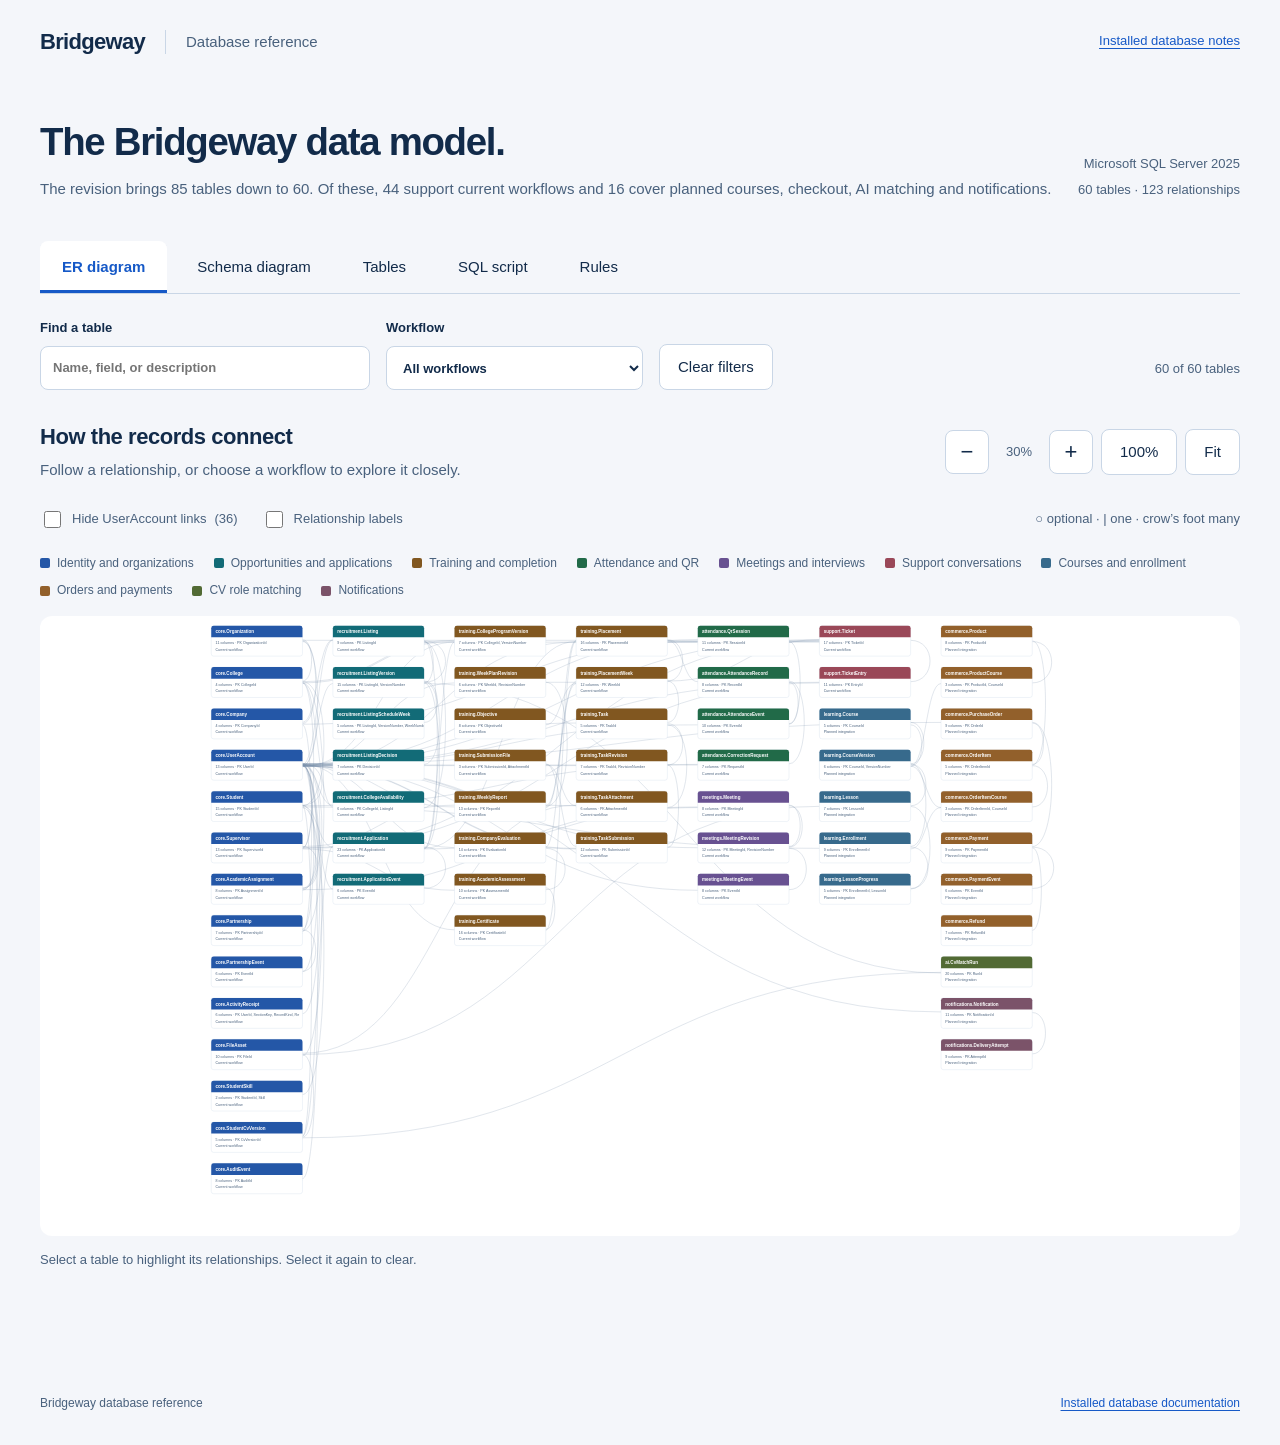
<file: docs/database/database.html>
<!doctype html>
<html lang="en">
<head>
  <meta charset="utf-8">
  <meta name="viewport" content="width=device-width,initial-scale=1">
  <meta name="description" content="Bridgeway SQL Server database: relationships, tables, executable schema and workflow rules.">
  <title>Database reference | Bridgeway</title>
  <link rel="stylesheet" href="database.css">
  <script src="database-data.js" defer></script>
  <script src="database.js" defer></script>
</head>
<body>
  <a class="skip" href="#workspace">Skip to database reference</a>
  <header class="site-header"><a class="brand" href="../../pages/home/index.html">Bridgeway</a><span>Database reference</span><a href="../../database/README.md">Installed database notes</a></header>
  <main id="workspace">
    <section class="intro"><div><h1>The Bridgeway data model.</h1><p>The revision brings 85 tables down to 60. Of these, 44 support current workflows and 16 cover planned courses, checkout, AI matching and notifications.</p></div><p class="engine">Microsoft SQL Server 2025<span id="model-summary"></span></p></section>
    <div class="tabs" role="tablist" aria-label="Database reference views">
      <button id="tab-er" role="tab" aria-selected="true" aria-controls="panel-er" tabindex="0" data-view="er">ER diagram</button>
      <button id="tab-schema" role="tab" aria-selected="false" aria-controls="panel-schema" tabindex="-1" data-view="schema">Schema diagram</button>
      <button id="tab-tables" role="tab" aria-selected="false" aria-controls="panel-tables" tabindex="-1" data-view="tables">Tables</button>
      <button id="tab-sql" role="tab" aria-selected="false" aria-controls="panel-sql" tabindex="-1" data-view="sql">SQL script</button>
      <button id="tab-rules" role="tab" aria-selected="false" aria-controls="panel-rules" tabindex="-1" data-view="rules">Rules</button>
    </div>
    <div class="filters" id="filters"><label>Find a table<input id="search" type="search" placeholder="Name, field, or description" autocomplete="off"></label><label>Workflow<select id="group"><option value="all">All workflows</option></select></label><button id="clear" type="button">Clear filters</button><p id="filter-summary" role="status"></p></div>
    <section id="panel-er" class="panel" role="tabpanel" aria-labelledby="tab-er">
      <div class="diagram-heading"><div><h2>How the records connect</h2><p>Follow a relationship, or choose a workflow to explore it closely.</p></div><div class="zoom-controls" data-target="er"><button type="button" data-zoom="out" aria-label="Zoom out ER diagram">−</button><span class="zoom-value" aria-live="polite">100%</span><button type="button" data-zoom="in" aria-label="Zoom in ER diagram">+</button><button type="button" data-zoom="actual" aria-label="Show actual table size">100%</button><button type="button" data-zoom="fit">Fit</button></div></div>
      <div class="diagram-options"><label><input type="checkbox" class="hide-account">Hide UserAccount links <span class="account-count"></span></label><label><input type="checkbox" class="show-labels">Relationship labels</label><span>○ optional · | one · crow’s foot many</span></div>
      <div class="legend" aria-label="Workflow legend"></div>
      <div class="diagram-viewport" id="viewport-er" tabindex="0" aria-label="Scrollable ER diagram"><svg id="diagram-er" role="img" aria-labelledby="er-title"><title id="er-title">Bridgeway entity relationships</title></svg></div>
      <p id="selection-er" class="selection-note" role="status">Select a table to highlight its relationships. Select it again to clear.</p>
    </section>
    <section id="panel-schema" class="panel" role="tabpanel" aria-labelledby="tab-schema" hidden>
      <div class="diagram-heading"><div><h2>Every field, in context</h2><p>Links connect the actual foreign-key rows, including composite key mappings.</p></div><div class="zoom-controls" data-target="schema"><button type="button" data-zoom="out" aria-label="Zoom out schema diagram">−</button><span class="zoom-value" aria-live="polite">100%</span><button type="button" data-zoom="in" aria-label="Zoom in schema diagram">+</button><button type="button" data-zoom="actual" aria-label="Show actual table size">100%</button><button type="button" data-zoom="fit">Fit</button></div></div>
      <div class="diagram-options"><label><input type="checkbox" class="hide-account">Hide UserAccount links <span class="account-count"></span></label><label><input type="checkbox" class="show-labels">Relationship labels</label><span>PK primary · FK foreign · UQ unique</span></div>
      <div class="legend" aria-label="Workflow legend"></div>
      <div class="diagram-viewport" id="viewport-schema" tabindex="0" aria-label="Scrollable full schema diagram"><svg id="diagram-schema" role="img" aria-labelledby="schema-title"><title id="schema-title">Bridgeway schema and field-level foreign keys</title></svg></div>
      <p id="selection-schema" class="selection-note" role="status">Choose a workflow and zoom in to read fields. Each table can be selected with Enter or Space.</p>
    </section>
    <section id="panel-tables" class="panel" role="tabpanel" aria-labelledby="tab-tables" hidden><div class="section-heading"><h2>Table directory</h2><p>Definitions, constraints, indexes, and incoming and outgoing references.</p></div><details><summary>Why the table count changed</summary><p>The earlier schema kept a separate table for each application’s answers and skills, for each report review, and for several fixed evaluation criteria. The revised schema keeps those values with the application, report or evaluation they describe. Interviews and academic meetings also share the same scheduling tables.</p><p>Payments, task submissions, report versions and attendance events still have their own records. Each can happen more than once or needs its own history.</p></details><div id="table-directory"></div></section>
    <section id="panel-sql" class="panel" role="tabpanel" aria-labelledby="tab-sql" hidden>
      <div class="sql-heading">
        <div><h2>SQL for the revised schema</h2><p>Create the tables in a new, empty SQL Server 2025 database, then try a query against them.</p></div>
        <div class="actions"><button id="copy-sql" type="button">Copy SQL</button><button id="download-sql" class="primary" type="button">Download SQL</button></div>
      </div>
      <label class="query-choice">Script<select id="query-choice"><option value="schema">Create the revised schema</option></select></label>
      <p id="query-description" class="sql-notice"></p>
      <p id="sql-status" role="status"></p>
      <pre tabindex="0" aria-label="Selected SQL script"><code id="sql-code"></code></pre>
    </section>
    <section id="panel-rules" class="panel" role="tabpanel" aria-labelledby="tab-rules" hidden><div class="section-heading"><h2>Rules the records must keep</h2><p>Database guarantees and future service responsibilities are stated separately.</p></div><p class="rules-note">The schema download creates tables, keys, indexes and checks. The rules below also specify what the backend must verify when it writes data. The existing 85-table installation uses a separate set of procedures.</p><div id="rules"></div><div class="status-mapping"><h3>Stored and displayed states</h3><dl><div><dt>Partnership Inactive</dt><dd>Paused</dd></div><div><dt>Application Accepted</dt><dd>Company accepted; awaiting placement activation</dd></div><div><dt>Week Submitted</dt><dd>In review; zero verified hours</dd></div><div><dt>Week Revision</dt><dd>Revision requested; zero verified hours</dd></div><div><dt>Missing attendance record</dt><dd>Not recorded</dd></div></dl></div></section>
  </main>
  <footer class="site-footer"><span>Bridgeway database reference</span><a href="../../database/README.md">Installed database documentation</a></footer>
</body>
</html>
</file>
<file: docs/database/database.css>
:root { color-scheme:light dark;--bg:#f4f6fa;--surface:#fff;--subtle:#edf2f8;--ink:#122b4a;--muted:#49617d;--line:#c9d6e6;--brand:#1659c7;--brand-soft:#e6efff;--diagram:#fff;--link:#7890aa;--selected:#0c5cd4;--code:#10243c;--code-ink:#e4eefb;--radius:12px;--space:24px;--control:44px;--font:'Segoe UI',Arial,sans-serif;--mono:'Cascadia Code',Consolas,monospace; }
* { box-sizing:border-box; }
.group-core { --group-color:#2457a7; }.group-recruitment { --group-color:#126b77; }.group-training { --group-color:#815720; }.group-attendance { --group-color:#216a48; }.group-meetings { --group-color:#685191; }.group-support { --group-color:#9a4858; }.group-learning { --group-color:#376a8c; }.group-commerce { --group-color:#92602b; }.group-ai { --group-color:#526a34; }.group-notifications { --group-color:#7b5369; }
body { margin:0;background:var(--bg);color:var(--ink);font:15px/1.6 var(--font); }
[hidden] { display:none!important; }
a { color:var(--brand);text-underline-offset:3px; }
button,input,select { font:inherit; }
button { min-height:var(--control);padding:10px 18px;border:1px solid var(--line);border-radius:8px;background:var(--surface);color:var(--ink);cursor:pointer; }
button:hover { background:var(--subtle); }
button.primary { background:var(--brand);border-color:var(--brand);color:white; }
:is(button,input,select,a,[tabindex]):focus-visible { outline:3px solid var(--selected);outline-offset:4px; }
.skip { position:absolute;left:24px;top:-80px;background:var(--surface);padding:12px;z-index:5; }.skip:focus { top:12px; }
.site-header { max-width:1600px;margin:auto;padding:24px 40px;display:flex;align-items:center;gap:20px; }
.brand { font-size:22px;font-weight:700;text-decoration:none;letter-spacing:-.7px;color:var(--ink); }.site-header>span { color:var(--muted);padding-left:20px;border-left:1px solid var(--line); }.site-header>a:last-child { margin-left:auto;font-size:13px; }
main { max-width:1600px;margin:0 auto;padding:16px 40px 64px;min-height:80vh; }
.intro { display:flex;justify-content:space-between;align-items:flex-end;gap:24px;margin:20px 0 40px; }
h1 { font-size:clamp(28px,3vw,42px);line-height:1.2;letter-spacing:-1.3px;margin:0 0 12px; }h2 { font-size:22px;line-height:1.35;letter-spacing:-.45px;margin:0 0 6px; }h3 { font-size:17px;margin:0 0 12px; }p { margin:0; }
.intro p,.engine,.diagram-heading p,.section-heading p,.sql-heading p { color:var(--muted); }.engine { text-align:right;font-size:13px;flex-shrink:0; }.engine span { display:block;margin-top:6px; }
.tabs { display:flex;border-bottom:1px solid var(--line);gap:8px;overflow:auto;scrollbar-width:thin; }.tabs button { flex-shrink:0;border:0;border-radius:8px 8px 0 0;background:transparent;padding:14px 22px;min-height:52px; }.tabs [aria-selected=true] { background:var(--surface);color:var(--brand);font-weight:600;box-shadow:inset 0 -3px var(--brand); }
.filters { display:flex;align-items:flex-end;gap:16px;padding:24px 0; }.filters label { display:grid;gap:7px;font-size:13px;font-weight:600; }.filters label:first-child { width:330px; }.filters label:nth-child(2) { min-width:245px; }.filters input,.filters select { width:100%;min-height:44px;padding:10px 12px;border:1px solid var(--line);border-radius:8px;background:var(--surface);color:var(--ink); }.filters>p { margin:auto 0 10px auto;color:var(--muted);font-size:13px; }
.panel { min-width:0; }.diagram-heading,.sql-heading { display:flex;justify-content:space-between;align-items:center;gap:24px;margin:8px 0 20px; }.zoom-controls { display:flex;align-items:center;gap:8px;flex-shrink:0; }.zoom-controls button[data-zoom=in],.zoom-controls button[data-zoom=out] { width:44px;padding:0;font-size:22px; }.zoom-value { min-width:44px;text-align:center;color:var(--muted);font-size:13px; }
.diagram-options { display:flex;align-items:center;gap:24px;flex-wrap:wrap;font-size:13px;color:var(--muted);margin:0 0 16px; }.diagram-options label { display:flex;align-items:center;gap:8px;cursor:pointer;min-height:36px; }.diagram-options input { accent-color:var(--brand);width:17px;height:17px; }.diagram-options>span { margin-left:auto; }
.legend { display:flex;flex-wrap:wrap;gap:8px 20px;margin:0 0 16px; }.legend span { display:flex;align-items:center;gap:7px;font-size:12px;color:var(--muted); }.legend i { width:10px;height:10px;border-radius:2px;background:var(--group-color); }
.diagram-viewport { width:100%;height:620px;overflow:auto;background:var(--diagram);border-radius:var(--radius);position:relative;overscroll-behavior:contain; }.diagram-viewport svg { display:block;max-width:none;overflow:visible;margin-inline:auto; }
.relation { fill:none;stroke:var(--link);stroke-width:1.3;opacity:.55; }.relation.is-related { stroke:var(--selected);opacity:1;stroke-width:2.3; }.relation.is-dim { opacity:.09; }.relation-label { fill:var(--muted);font:11px var(--font);paint-order:stroke;stroke:var(--diagram);stroke-width:4px;stroke-linejoin:round; }.relation-label.is-dim { opacity:.1; }
.entity { cursor:pointer; }.entity .entity-paper { fill:var(--surface);stroke:var(--line);stroke-width:1; }.entity .entity-head { fill:var(--group-color); }.entity.is-selected .entity-paper { stroke:var(--selected);stroke-width:3; }.entity.is-dim { opacity:.24; }.entity:focus { outline:none; }.entity:focus-visible .entity-paper { stroke:var(--selected);stroke-width:4; }.entity-title { fill:white;font:600 15px var(--font); }.entity-subtitle { fill:var(--muted);font:12px var(--font); }.column-name,.column-type,.column-key { font:12px var(--mono);fill:var(--ink); }.column-type { fill:var(--muted);text-anchor:end; }.column-key { fill:var(--brand);font-size:10px; }.column-rule { stroke:var(--line);stroke-width:.5; }
.selection-note { color:var(--muted);font-size:13px;margin:14px 0;min-height:42px;overflow-wrap:anywhere; }.section-heading { margin:8px 0 28px; }
.table-group { margin-bottom:32px; }.table-group>h3 { margin:24px 0 12px; }.table-record { background:var(--surface);border-radius:8px;margin:8px 0;overflow:hidden; }.table-record>summary { cursor:pointer;min-height:64px;display:flex;align-items:center;gap:16px;padding:16px 20px;list-style:none; }.table-record>summary::before { content:'›';font-size:22px;color:var(--muted); }.table-record[open]>summary::before { content:'⌄'; }.table-record>summary strong { font-family:var(--mono);font-size:14px;overflow-wrap:anywhere; }.table-record>summary span { margin-left:auto;color:var(--muted);font-size:12px;white-space:nowrap; }.table-detail { padding:0 24px 24px; }.table-detail>p { max-width:90ch;color:var(--muted);margin-bottom:20px; }.table-scroll { overflow:auto; }table { width:100%;border-collapse:collapse;font-size:13px; }th,td { text-align:left;padding:11px 12px;vertical-align:top;border-bottom:1px solid var(--line); }th { font-weight:600; }.field-name { font-family:var(--mono);white-space:nowrap; }td code { font-size:12px;overflow-wrap:anywhere; }.key-tag { color:var(--brand);font-size:11px;white-space:nowrap; }.references { display:grid;grid-template-columns:1fr 1fr;gap:24px;margin-top:24px; }.references ul,.constraints { padding-left:18px; }.references li,.constraints li { margin:6px 0;overflow-wrap:anywhere;font-size:13px; }.references button { border:0;padding:0;min-height:32px;color:var(--brand);background:none;text-align:left;text-decoration:underline; }.table-detail h4 { margin:20px 0 8px;font-size:14px; }
.actions { display:flex;gap:8px;flex-shrink:0; }.sql-notice { max-width:100ch;color:var(--muted);font-size:13px;margin:12px 0 18px; }#sql-status { color:var(--brand);min-height:24px;font-size:13px; }pre { margin:8px 0 0;padding:28px;background:var(--code);color:var(--code-ink);font:13px/1.7 var(--mono);border-radius:var(--radius);max-height:720px;overflow:auto;tab-size:2; }
.rules-note { max-width:100ch;padding:20px 24px;background:var(--subtle);border-radius:8px;color:var(--muted);margin-bottom:28px; }.rule { display:grid;grid-template-columns:240px 1fr;gap:24px;padding:24px 0;border-bottom:1px solid var(--line); }.rule h3 { margin:0; }.rule small { color:var(--muted); }.rule p+p { color:var(--muted);margin-top:8px;font-size:13px; }.status-mapping { margin-top:32px; }dl { margin:12px 0; }dl>div { display:grid;grid-template-columns:280px 1fr;padding:8px 0;gap:24px; }dt { font-weight:600; }dd { margin:0;color:var(--muted); }
.site-footer { max-width:1600px;margin:auto;padding:24px 40px 32px;display:flex;justify-content:space-between;gap:24px;font-size:12px;color:var(--muted); }.empty { padding:48px 24px;background:var(--surface);color:var(--muted);border-radius:8px; }
@media(prefers-color-scheme:dark) { :root { --bg:#0d1929;--surface:#15263c;--subtle:#1b304a;--ink:#e5edf7;--muted:#adc0d7;--line:#405773;--brand:#8ab7ff;--brand-soft:#203d65;--diagram:#102035;--link:#839dbd;--selected:#8ab7ff;--code:#091321;--code-ink:#dce9f8; }button.primary { background:#2464c9;border-color:#2464c9;color:#fff; } }
@media(max-width:900px) { .intro { align-items:flex-start;flex-direction:column;gap:16px; }.engine { text-align:left; }.filters { flex-wrap:wrap; }.filters>p { margin:0; }.diagram-heading,.sql-heading { align-items:flex-start;flex-direction:column;gap:16px; }.rule { grid-template-columns:190px 1fr; }.diagram-options>span { margin-left:0; } }
@media(max-width:600px) { .site-header { padding:20px;flex-wrap:wrap;gap:12px; }.site-header>span { font-size:13px;padding-left:12px; }.site-header>a:last-child { margin-left:0;flex-basis:100%; }main { padding:8px 20px 40px; }.intro { margin:12px 0 28px; }h1 { letter-spacing:-.7px; }.tabs { margin-inline:-20px;padding-inline:12px; }.tabs button { padding:12px 16px; }.filters { gap:12px; }.filters label:first-child,.filters label:nth-child(2) { width:100%;min-width:0; }.filters>p { width:100%; }.diagram-viewport { height:520px; }.legend { gap:8px 14px; }.legend span { font-size:11px; }.table-record>summary { padding:16px 12px;gap:8px; }.table-record>summary strong { font-size:12px; }.table-detail { padding:0 16px 20px; }.references,.rule,dl>div { grid-template-columns:1fr;gap:12px; }.actions { flex-wrap:wrap; }.actions button { padding:10px 16px; }pre { padding:20px; }.site-footer { padding:20px;flex-direction:column;gap:12px; } }
@media(prefers-reduced-motion:no-preference) { button { transition:background-color 160ms ease-out; } }

.query-choice { display:grid; gap:6px; max-width:32rem; font-weight:600; }
.query-choice select { min-height:44px; width:100%; border:1px solid var(--line); border-radius:8px; padding:8px 12px; color:var(--ink); background:var(--surface); }
</file>
